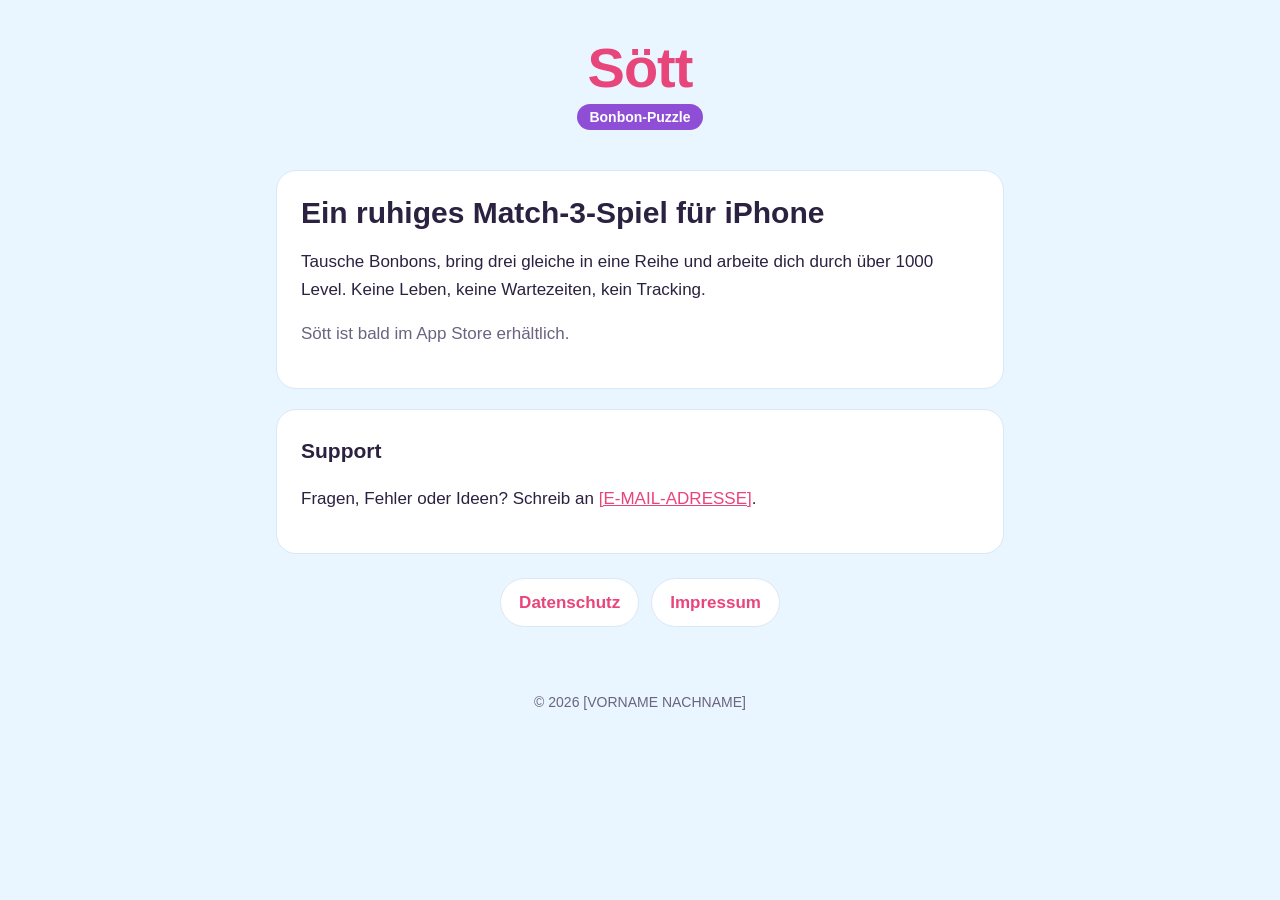
<file: website/index.html>
<!doctype html>
<html lang="de">
<head>
  <meta charset="utf-8">
  <meta name="viewport" content="width=device-width, initial-scale=1">
  <title>Sött – Bonbon-Puzzle</title>
  <meta name="description" content="Sött ist ein ruhiges Match-3-Spiel für iPhone: tauschen, mischen, naschen.">
  <link rel="stylesheet" href="style.css">
</head>
<body>
  <header class="site">
    <a class="logo" href="/">Sött</a><br>
    <span class="tagline">Bonbon-Puzzle</span>
  </header>
  <main>
    <section class="card">
      <h1>Ein ruhiges Match-3-Spiel für iPhone</h1>
      <p>Tausche Bonbons, bring drei gleiche in eine Reihe und arbeite dich durch über 1000 Level.
        Keine Leben, keine Wartezeiten, kein Tracking.</p>
      <p class="muted">Sött ist bald im App Store erhältlich.</p>
    </section>
    <section class="card">
      <h2 style="margin-top:0">Support</h2>
      <p>Fragen, Fehler oder Ideen? Schreib an
        <a href="mailto:[E-MAIL-ADRESSE]">[E-MAIL-ADRESSE]</a>.</p>
    </section>
    <nav class="links">
      <a href="datenschutz.html">Datenschutz</a>
      <a href="impressum.html">Impressum</a>
    </nav>
  </main>
  <footer>© 2026 [VORNAME NACHNAME]</footer>
</body>
</html>
</file>
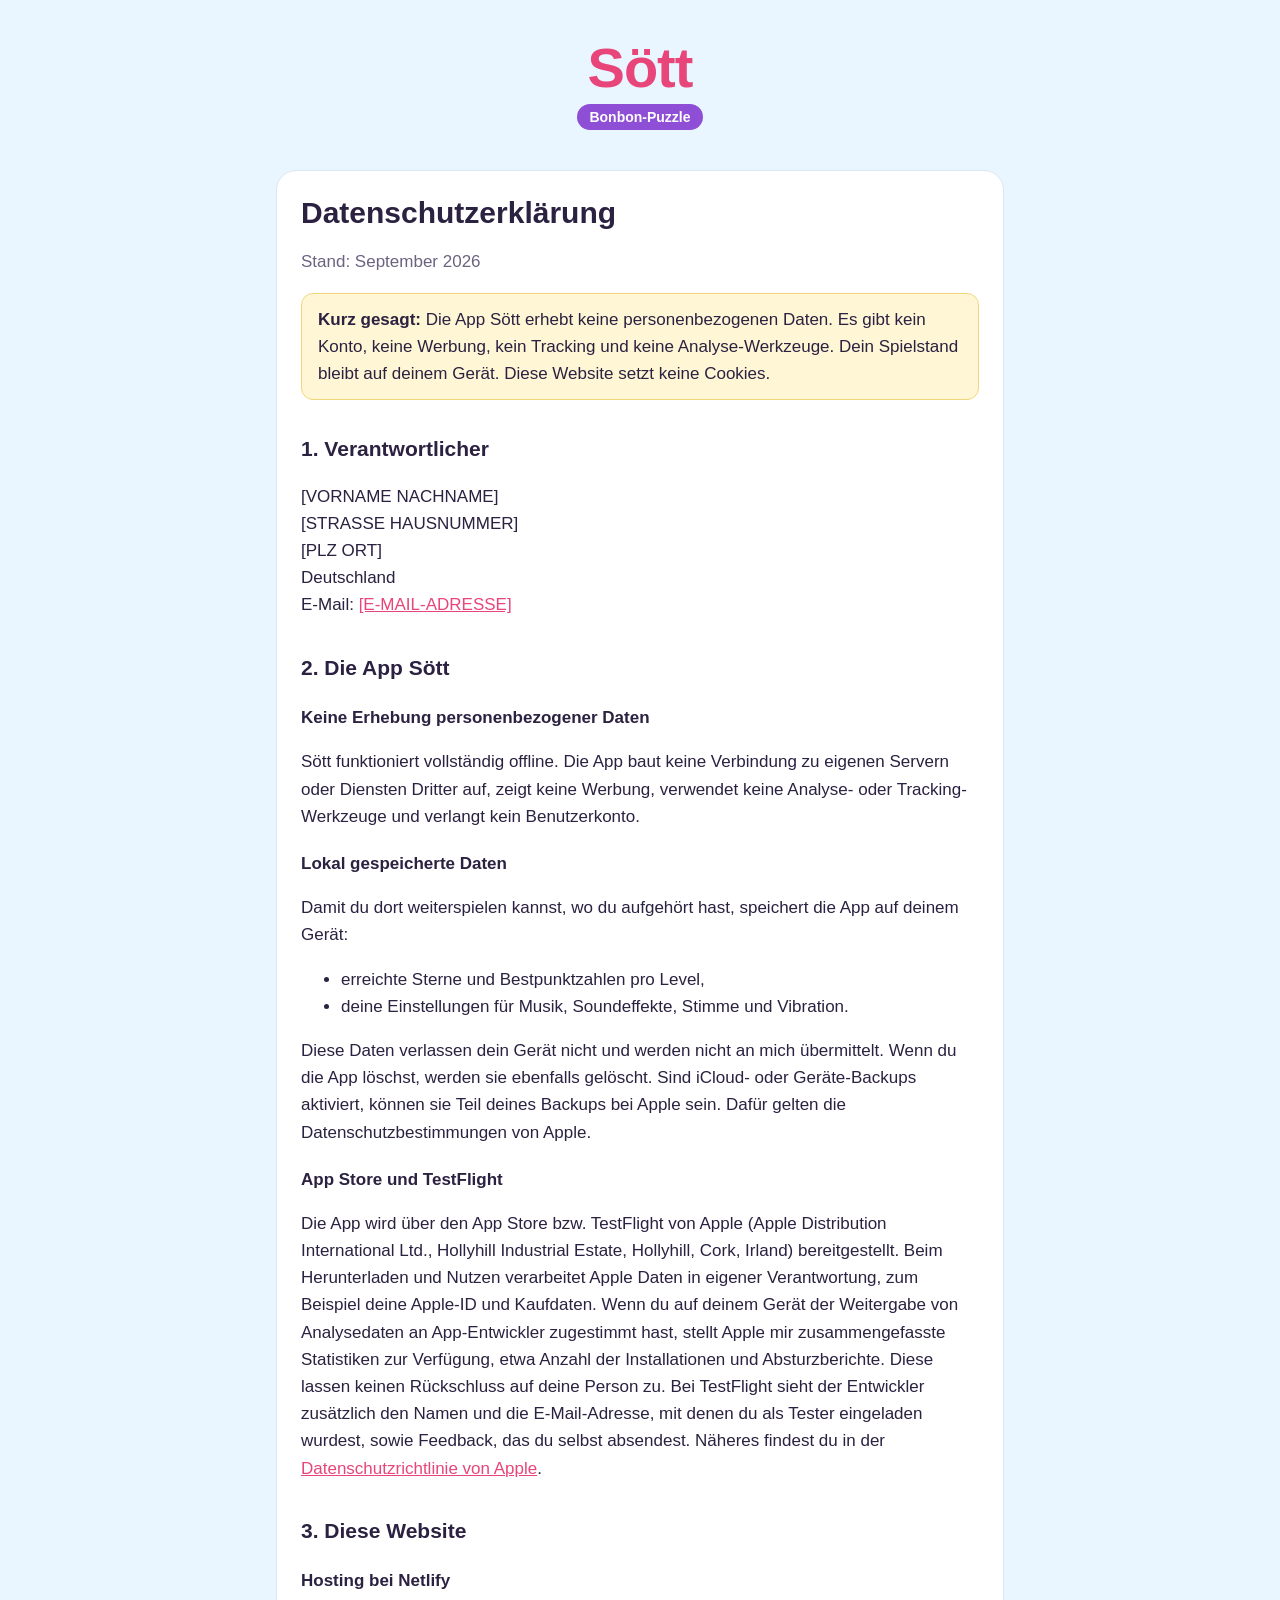
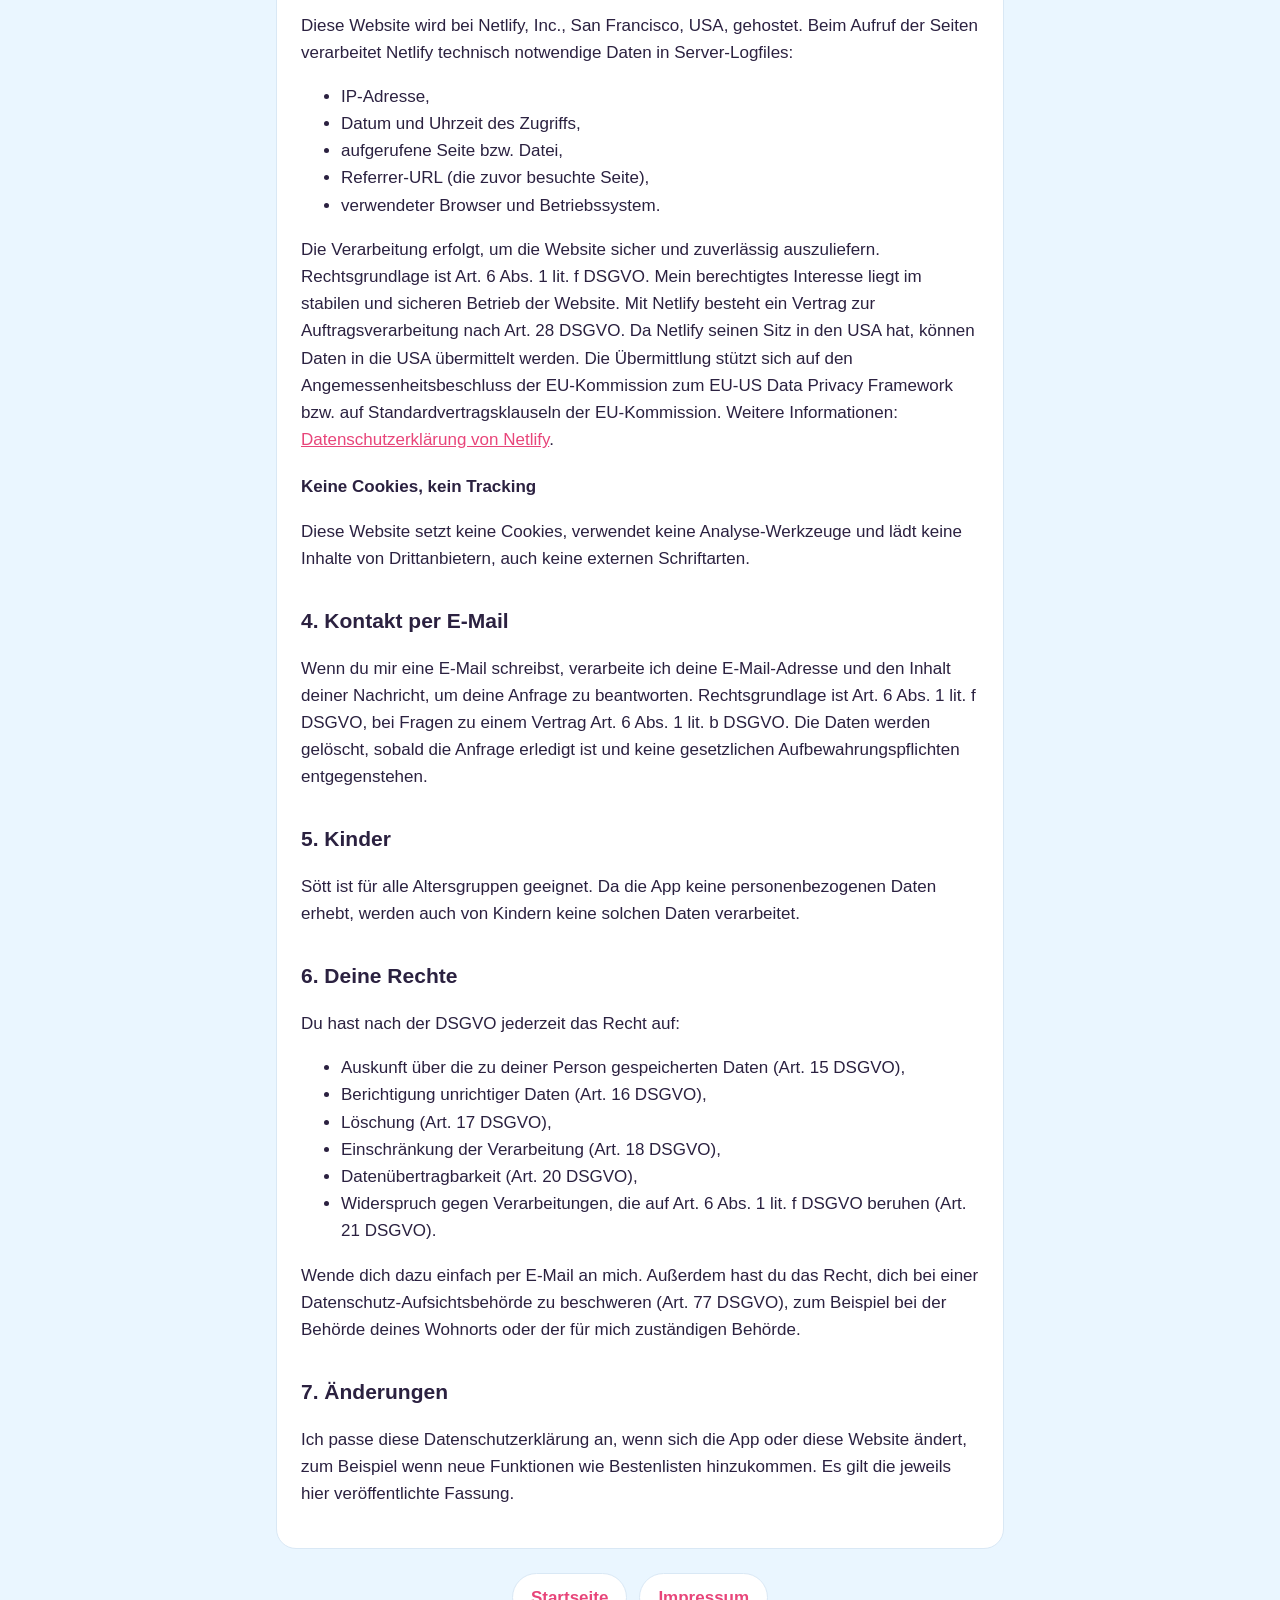
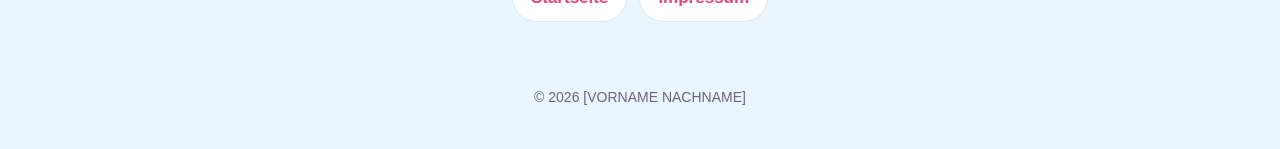
<file: website/datenschutz.html>
<!doctype html>
<html lang="de">
<head>
  <meta charset="utf-8">
  <meta name="viewport" content="width=device-width, initial-scale=1">
  <title>Datenschutz – Sött</title>
  <meta name="robots" content="noindex">
  <link rel="stylesheet" href="style.css">
</head>
<body>
  <header class="site">
    <a class="logo" href="/">Sött</a><br>
    <span class="tagline">Bonbon-Puzzle</span>
  </header>
  <main>
    <article class="card">
      <h1>Datenschutzerklärung</h1>
      <p class="muted">Stand: September 2026</p>

      <p class="note"><strong>Kurz gesagt:</strong> Die App Sött erhebt keine personenbezogenen Daten. Es gibt
        kein Konto, keine Werbung, kein Tracking und keine Analyse-Werkzeuge. Dein Spielstand bleibt auf deinem
        Gerät. Diese Website setzt keine Cookies.</p>

      <h2>1. Verantwortlicher</h2>
      <p>
        [VORNAME NACHNAME]<br>
        [STRASSE HAUSNUMMER]<br>
        [PLZ ORT]<br>
        Deutschland<br>
        E-Mail: <a href="mailto:[E-MAIL-ADRESSE]">[E-MAIL-ADRESSE]</a>
      </p>

      <h2>2. Die App Sött</h2>

      <h3>Keine Erhebung personenbezogener Daten</h3>
      <p>Sött funktioniert vollständig offline. Die App baut keine Verbindung zu eigenen Servern oder Diensten
        Dritter auf, zeigt keine Werbung, verwendet keine Analyse- oder Tracking-Werkzeuge und verlangt kein
        Benutzerkonto.</p>

      <h3>Lokal gespeicherte Daten</h3>
      <p>Damit du dort weiterspielen kannst, wo du aufgehört hast, speichert die App auf deinem Gerät:</p>
      <ul>
        <li>erreichte Sterne und Bestpunktzahlen pro Level,</li>
        <li>deine Einstellungen für Musik, Soundeffekte, Stimme und Vibration.</li>
      </ul>
      <p>Diese Daten verlassen dein Gerät nicht und werden nicht an mich übermittelt. Wenn du die App löschst,
        werden sie ebenfalls gelöscht. Sind iCloud- oder Geräte-Backups aktiviert, können sie Teil deines
        Backups bei Apple sein. Dafür gelten die Datenschutzbestimmungen von Apple.</p>

      <h3>App Store und TestFlight</h3>
      <p>Die App wird über den App Store bzw. TestFlight von Apple (Apple Distribution International Ltd.,
        Hollyhill Industrial Estate, Hollyhill, Cork, Irland) bereitgestellt. Beim Herunterladen und Nutzen
        verarbeitet Apple Daten in eigener Verantwortung, zum Beispiel deine Apple-ID und Kaufdaten. Wenn du
        auf deinem Gerät der Weitergabe von Analysedaten an App-Entwickler zugestimmt hast, stellt Apple mir
        zusammengefasste Statistiken zur Verfügung, etwa Anzahl der Installationen und Absturzberichte. Diese
        lassen keinen Rückschluss auf deine Person zu. Bei TestFlight sieht der Entwickler zusätzlich den Namen
        und die E-Mail-Adresse, mit denen du als Tester eingeladen wurdest, sowie Feedback, das du selbst
        absendest. Näheres findest du in der
        <a href="https://www.apple.com/de/legal/privacy/" rel="noopener">Datenschutzrichtlinie von Apple</a>.</p>

      <h2>3. Diese Website</h2>

      <h3>Hosting bei Netlify</h3>
      <p>Diese Website wird bei Netlify, Inc., San Francisco, USA, gehostet. Beim Aufruf der Seiten verarbeitet
        Netlify technisch notwendige Daten in Server-Logfiles:</p>
      <ul>
        <li>IP-Adresse,</li>
        <li>Datum und Uhrzeit des Zugriffs,</li>
        <li>aufgerufene Seite bzw. Datei,</li>
        <li>Referrer-URL (die zuvor besuchte Seite),</li>
        <li>verwendeter Browser und Betriebssystem.</li>
      </ul>
      <p>Die Verarbeitung erfolgt, um die Website sicher und zuverlässig auszuliefern. Rechtsgrundlage ist
        Art. 6 Abs. 1 lit. f DSGVO. Mein berechtigtes Interesse liegt im stabilen und sicheren Betrieb der
        Website. Mit Netlify besteht ein Vertrag zur Auftragsverarbeitung nach Art. 28 DSGVO. Da Netlify seinen
        Sitz in den USA hat, können Daten in die USA übermittelt werden. Die Übermittlung stützt sich auf den
        Angemessenheitsbeschluss der EU-Kommission zum EU-US Data Privacy Framework bzw. auf
        Standardvertragsklauseln der EU-Kommission. Weitere Informationen:
        <a href="https://www.netlify.com/privacy/" rel="noopener">Datenschutzerklärung von Netlify</a>.</p>

      <h3>Keine Cookies, kein Tracking</h3>
      <p>Diese Website setzt keine Cookies, verwendet keine Analyse-Werkzeuge und lädt keine Inhalte von
        Drittanbietern, auch keine externen Schriftarten.</p>

      <h2>4. Kontakt per E-Mail</h2>
      <p>Wenn du mir eine E-Mail schreibst, verarbeite ich deine E-Mail-Adresse und den Inhalt deiner
        Nachricht, um deine Anfrage zu beantworten. Rechtsgrundlage ist Art. 6 Abs. 1 lit. f DSGVO, bei Fragen
        zu einem Vertrag Art. 6 Abs. 1 lit. b DSGVO. Die Daten werden gelöscht, sobald die Anfrage erledigt ist
        und keine gesetzlichen Aufbewahrungspflichten entgegenstehen.</p>

      <h2>5. Kinder</h2>
      <p>Sött ist für alle Altersgruppen geeignet. Da die App keine personenbezogenen Daten erhebt, werden auch
        von Kindern keine solchen Daten verarbeitet.</p>

      <h2>6. Deine Rechte</h2>
      <p>Du hast nach der DSGVO jederzeit das Recht auf:</p>
      <ul>
        <li>Auskunft über die zu deiner Person gespeicherten Daten (Art. 15 DSGVO),</li>
        <li>Berichtigung unrichtiger Daten (Art. 16 DSGVO),</li>
        <li>Löschung (Art. 17 DSGVO),</li>
        <li>Einschränkung der Verarbeitung (Art. 18 DSGVO),</li>
        <li>Datenübertragbarkeit (Art. 20 DSGVO),</li>
        <li>Widerspruch gegen Verarbeitungen, die auf Art. 6 Abs. 1 lit. f DSGVO beruhen (Art. 21 DSGVO).</li>
      </ul>
      <p>Wende dich dazu einfach per E-Mail an mich. Außerdem hast du das Recht, dich bei einer
        Datenschutz-Aufsichtsbehörde zu beschweren (Art. 77 DSGVO), zum Beispiel bei der Behörde deines
        Wohnorts oder der für mich zuständigen Behörde.</p>

      <h2>7. Änderungen</h2>
      <p>Ich passe diese Datenschutzerklärung an, wenn sich die App oder diese Website ändert, zum Beispiel wenn
        neue Funktionen wie Bestenlisten hinzukommen. Es gilt die jeweils hier veröffentlichte Fassung.</p>
    </article>
    <nav class="links">
      <a href="/">Startseite</a>
      <a href="impressum.html">Impressum</a>
    </nav>
  </main>
  <footer>© 2026 [VORNAME NACHNAME]</footer>
</body>
</html>
</file>
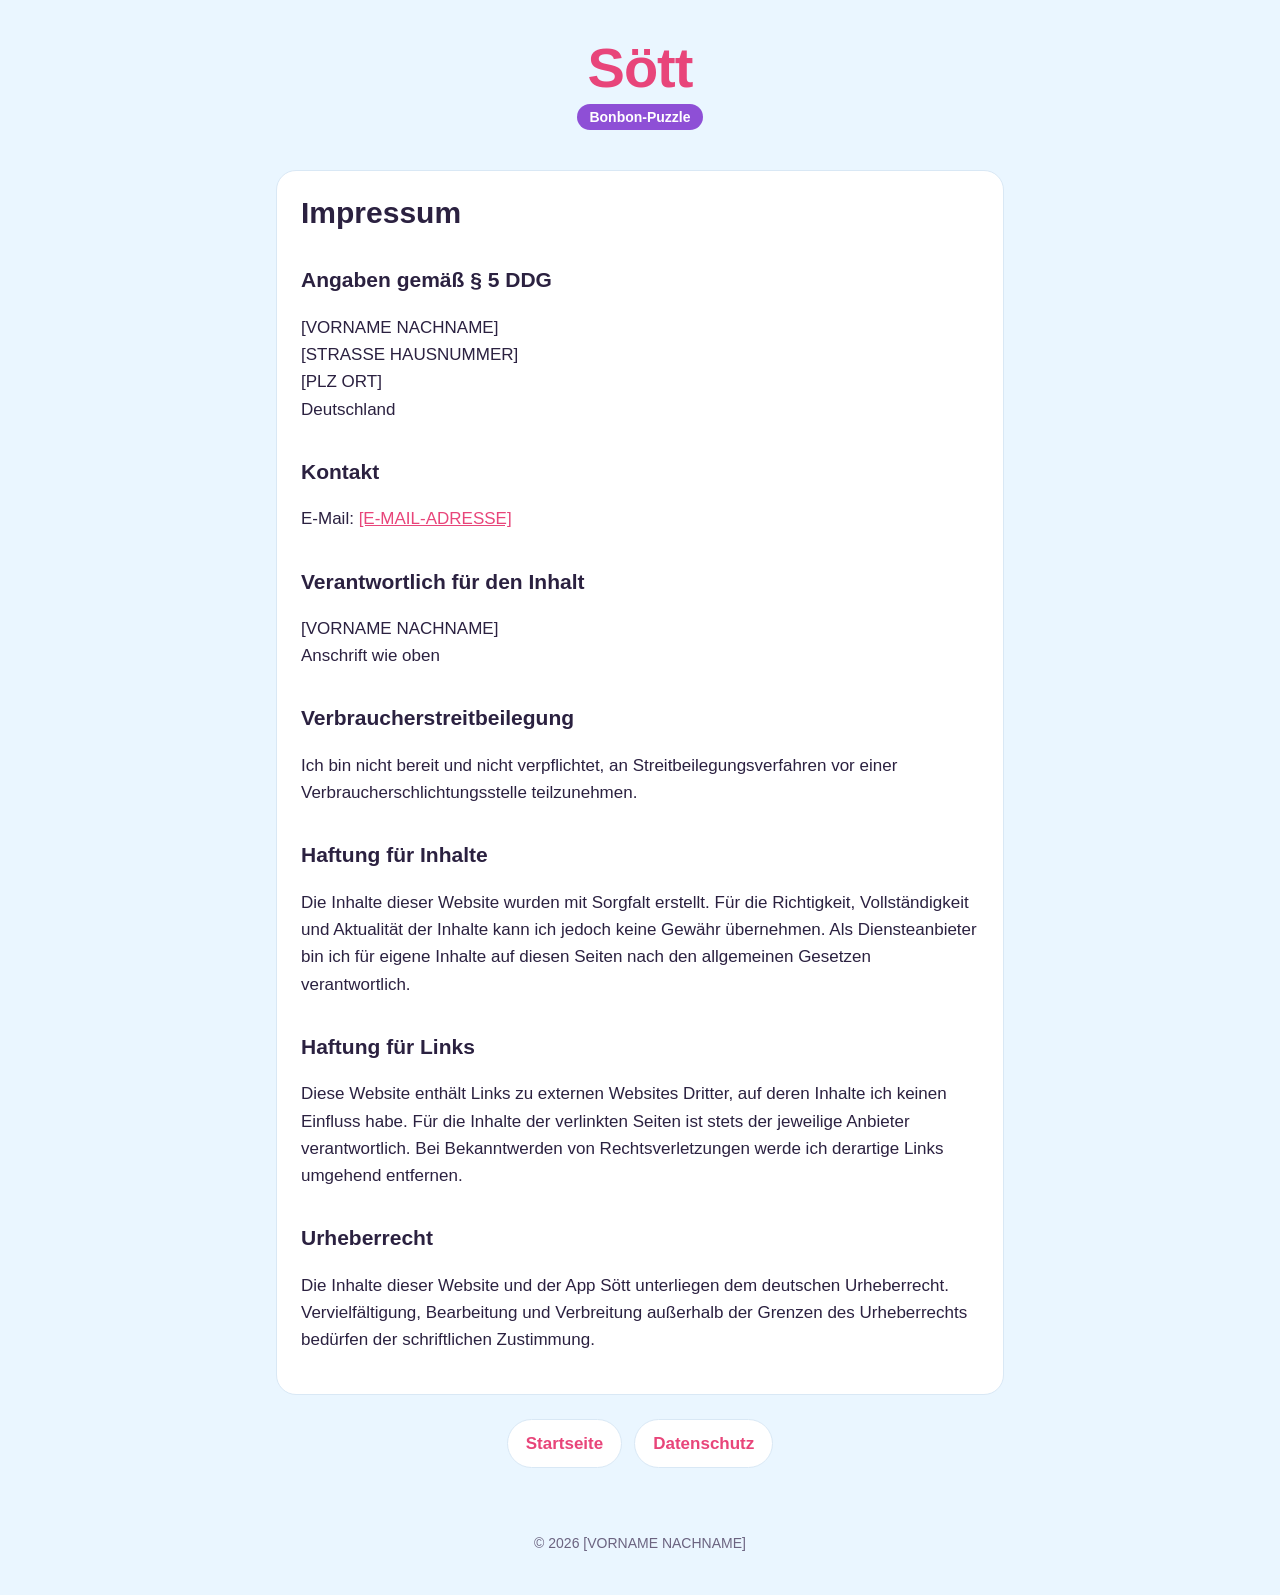
<file: website/impressum.html>
<!doctype html>
<html lang="de">
<head>
  <meta charset="utf-8">
  <meta name="viewport" content="width=device-width, initial-scale=1">
  <title>Impressum – Sött</title>
  <meta name="robots" content="noindex">
  <link rel="stylesheet" href="style.css">
</head>
<body>
  <header class="site">
    <a class="logo" href="/">Sött</a><br>
    <span class="tagline">Bonbon-Puzzle</span>
  </header>
  <main>
    <article class="card">
      <h1>Impressum</h1>

      <h2>Angaben gemäß § 5 DDG</h2>
      <p>
        [VORNAME NACHNAME]<br>
        [STRASSE HAUSNUMMER]<br>
        [PLZ ORT]<br>
        Deutschland
      </p>

      <h2>Kontakt</h2>
      <p>
        E-Mail: <a href="mailto:[E-MAIL-ADRESSE]">[E-MAIL-ADRESSE]</a>
      </p>

      <h2>Verantwortlich für den Inhalt</h2>
      <p>
        [VORNAME NACHNAME]<br>
        Anschrift wie oben
      </p>

      <h2>Verbraucherstreitbeilegung</h2>
      <p>Ich bin nicht bereit und nicht verpflichtet, an Streitbeilegungsverfahren vor einer
        Verbraucherschlichtungsstelle teilzunehmen.</p>

      <h2>Haftung für Inhalte</h2>
      <p>Die Inhalte dieser Website wurden mit Sorgfalt erstellt. Für die Richtigkeit, Vollständigkeit und
        Aktualität der Inhalte kann ich jedoch keine Gewähr übernehmen. Als Diensteanbieter bin ich für eigene
        Inhalte auf diesen Seiten nach den allgemeinen Gesetzen verantwortlich.</p>

      <h2>Haftung für Links</h2>
      <p>Diese Website enthält Links zu externen Websites Dritter, auf deren Inhalte ich keinen Einfluss habe.
        Für die Inhalte der verlinkten Seiten ist stets der jeweilige Anbieter verantwortlich. Bei Bekanntwerden
        von Rechtsverletzungen werde ich derartige Links umgehend entfernen.</p>

      <h2>Urheberrecht</h2>
      <p>Die Inhalte dieser Website und der App Sött unterliegen dem deutschen Urheberrecht. Vervielfältigung,
        Bearbeitung und Verbreitung außerhalb der Grenzen des Urheberrechts bedürfen der schriftlichen
        Zustimmung.</p>
    </article>
    <nav class="links">
      <a href="/">Startseite</a>
      <a href="datenschutz.html">Datenschutz</a>
    </nav>
  </main>
  <footer>© 2026 [VORNAME NACHNAME]</footer>
</body>
</html>
</file>
<file: website/style.css>
:root {
  --bg: #eaf6ff;
  --card: #ffffff;
  --ink: #2b2140;
  --muted: #6b6380;
  --accent: #e8457a;
  --purple: #8e4fd6;
  --line: #d9e8f5;
  --note: #fff6d6;
  --note-line: #f1d77a;
}

@media (prefers-color-scheme: dark) {
  :root {
    --bg: #17131f;
    --card: #221c2e;
    --ink: #f3eefb;
    --muted: #b3a9c6;
    --accent: #ff6f9c;
    --purple: #b98bff;
    --line: #362d47;
    --note: #3a3220;
    --note-line: #6d5c2a;
  }
}

* { box-sizing: border-box; }

body {
  margin: 0;
  background: var(--bg);
  color: var(--ink);
  font: 17px/1.6 -apple-system, BlinkMacSystemFont, "Segoe UI", Roboto, Helvetica, Arial, sans-serif;
}

main {
  max-width: 760px;
  margin: 0 auto;
  padding: 32px 16px 64px;
}

header.site {
  text-align: center;
  padding: 40px 16px 8px;
}

.logo {
  display: inline-block;
  font-size: 56px;
  font-weight: 900;
  letter-spacing: -1px;
  color: var(--accent);
  text-decoration: none;
  line-height: 1;
}

.tagline {
  display: inline-block;
  margin-top: 8px;
  padding: 2px 12px;
  border-radius: 999px;
  background: var(--purple);
  color: #fff;
  font-weight: 800;
  font-size: 14px;
}

.card {
  background: var(--card);
  border: 1px solid var(--line);
  border-radius: 20px;
  padding: 24px;
  margin-bottom: 20px;
}

h1 { font-size: 30px; line-height: 1.2; margin: 0 0 8px; }
h2 { font-size: 21px; margin: 32px 0 8px; }
h3 { font-size: 17px; margin: 20px 0 4px; }
p, li { overflow-wrap: anywhere; }
a { color: var(--accent); }

.muted { color: var(--muted); }

.note {
  background: var(--note);
  border: 1px solid var(--note-line);
  border-radius: 12px;
  padding: 12px 16px;
}

nav.links {
  display: flex;
  flex-wrap: wrap;
  gap: 12px;
  justify-content: center;
  margin-top: 24px;
}

nav.links a {
  padding: 10px 18px;
  border-radius: 999px;
  background: var(--card);
  border: 1px solid var(--line);
  font-weight: 700;
  text-decoration: none;
}

footer {
  text-align: center;
  font-size: 14px;
  color: var(--muted);
  padding: 0 16px 40px;
}

footer a { color: var(--muted); }
</file>
